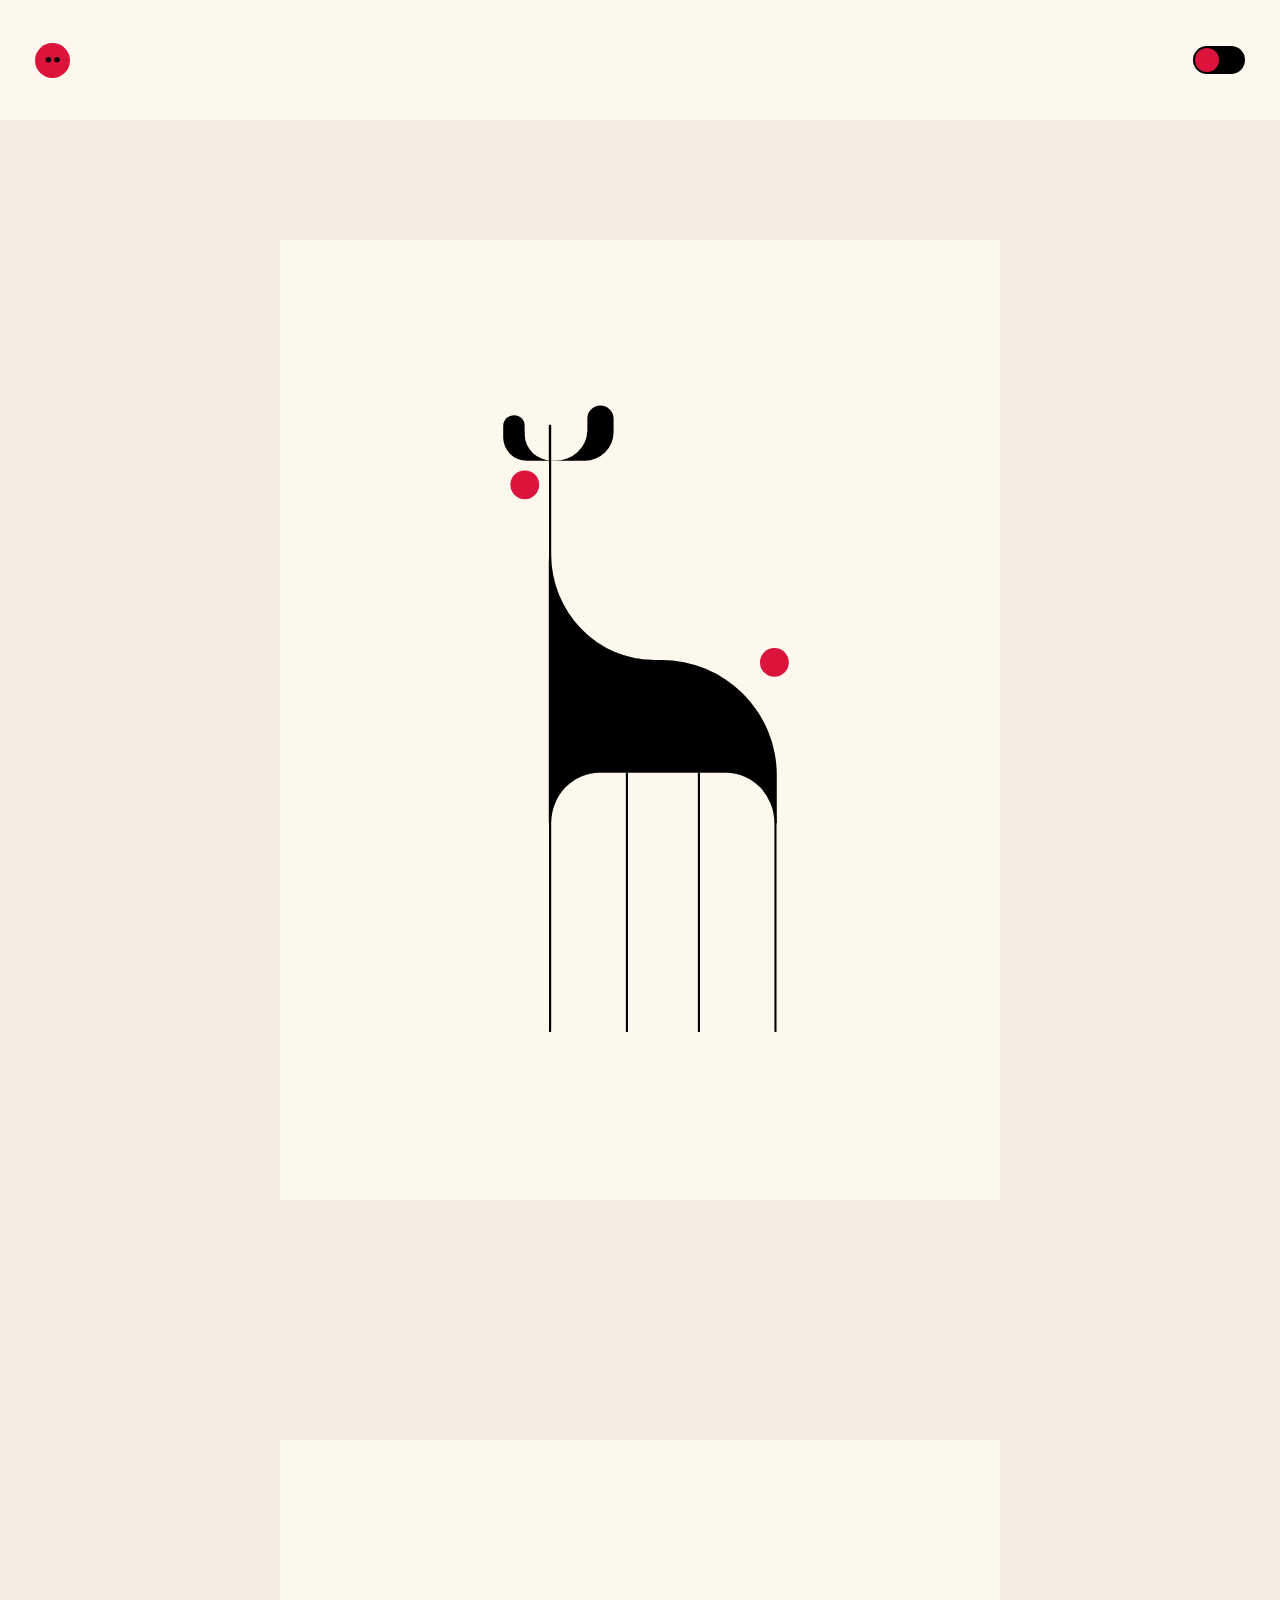
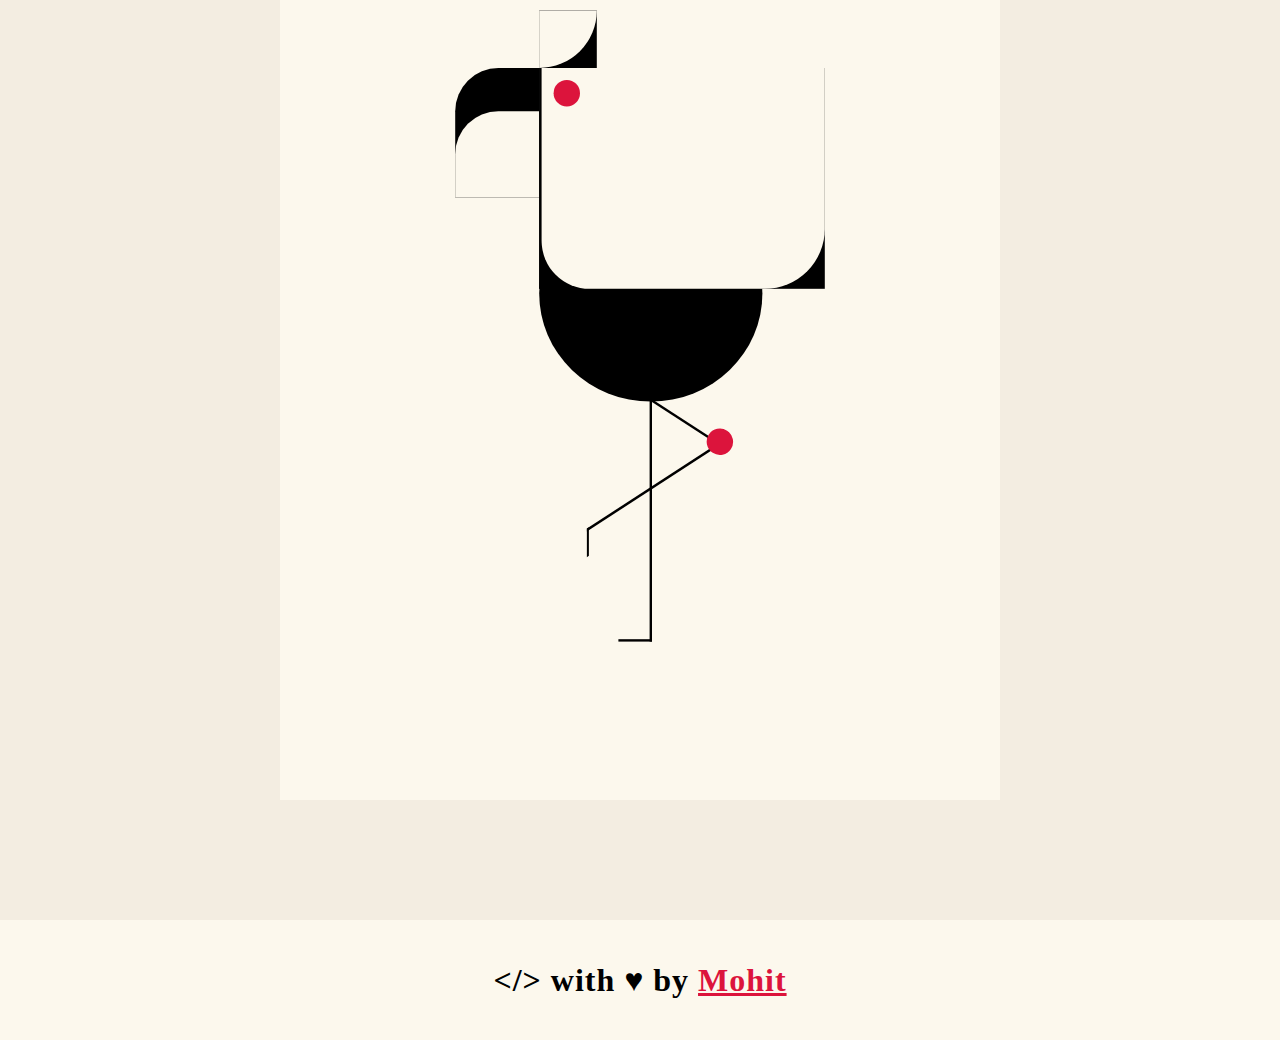
<file: index.html>
<!DOCTYPE html>
<html>
  <head>
    <meta charset="utf-8" />
    <meta name="viewport" content="width=device-width, initial-scale=1" />
    <link rel="stylesheet" href="solo.css">
    <title>pure CSS illustration</title>
  </head>
  <body>
    
    <main class="main">
      
      <header class="header">
        <input type="checkbox" class="checkbox" id="checkbox" />
        <label for="checkbox" class="labelch">
          <div class="ball"></div>
        </label>
        <input class="input" type="checkbox" id="tick" />
        <label class="labelmsg" for="tick"></label>
        <div class="msg">
          <p class="text">I'm <a class="id-link" href="https://www.sololearn.com/Profile/18893921/?ref=app">Mohit</a>, beginner in coding and still learning, If you have any suggestions then please tell me in the comment section, if you like the code, please upvote.
            <br/>
            <br/>
            Inspired by truf creative's work.
            <br/>
            check out more from the author <a class="id-link" href="https://trufcreative.com/work/messymod/">here</a>.
          </p>
      </div>
      </header>
      <div class="box box1">
        <div class="giraffe">
          <div class="nb"></div>
          <div class="horn"></div>
          <div class="horn1"></div>
          <div class="mouth"></div>
          <div class="gbody"></div>
          <div class="tail"></div>
          <div class="legs"></div>
        </div>
      </div>
      <div class="box box2">
        <div class="flamingo">
          <div class="hair"></div>
          <div class="beak"></div>
          <div class="hnt"></div>
          <div class="body"></div>
          <div class="ltlegs"></div>
          <div class="rtlegs"></div>
        </div>
      </div>
      <footer class=" footer">
        &lt;/&gt; with ♥ by <a class="id-link" href="https://www.sololearn.com/Profile/18893921/?ref=app">Mohit</a>
      </footer>
      
    </main>
    
    <script type="text/javascript" charset="utf-8">
      
      const checkbox = document.getElementById('checkbox');
      
      checkbox.addEventListener('change', () => {
        //change the theme of the website
        document.body.classList.toggle('dark');
      });
      
    </script>
    
  </body>
</html>
</file>
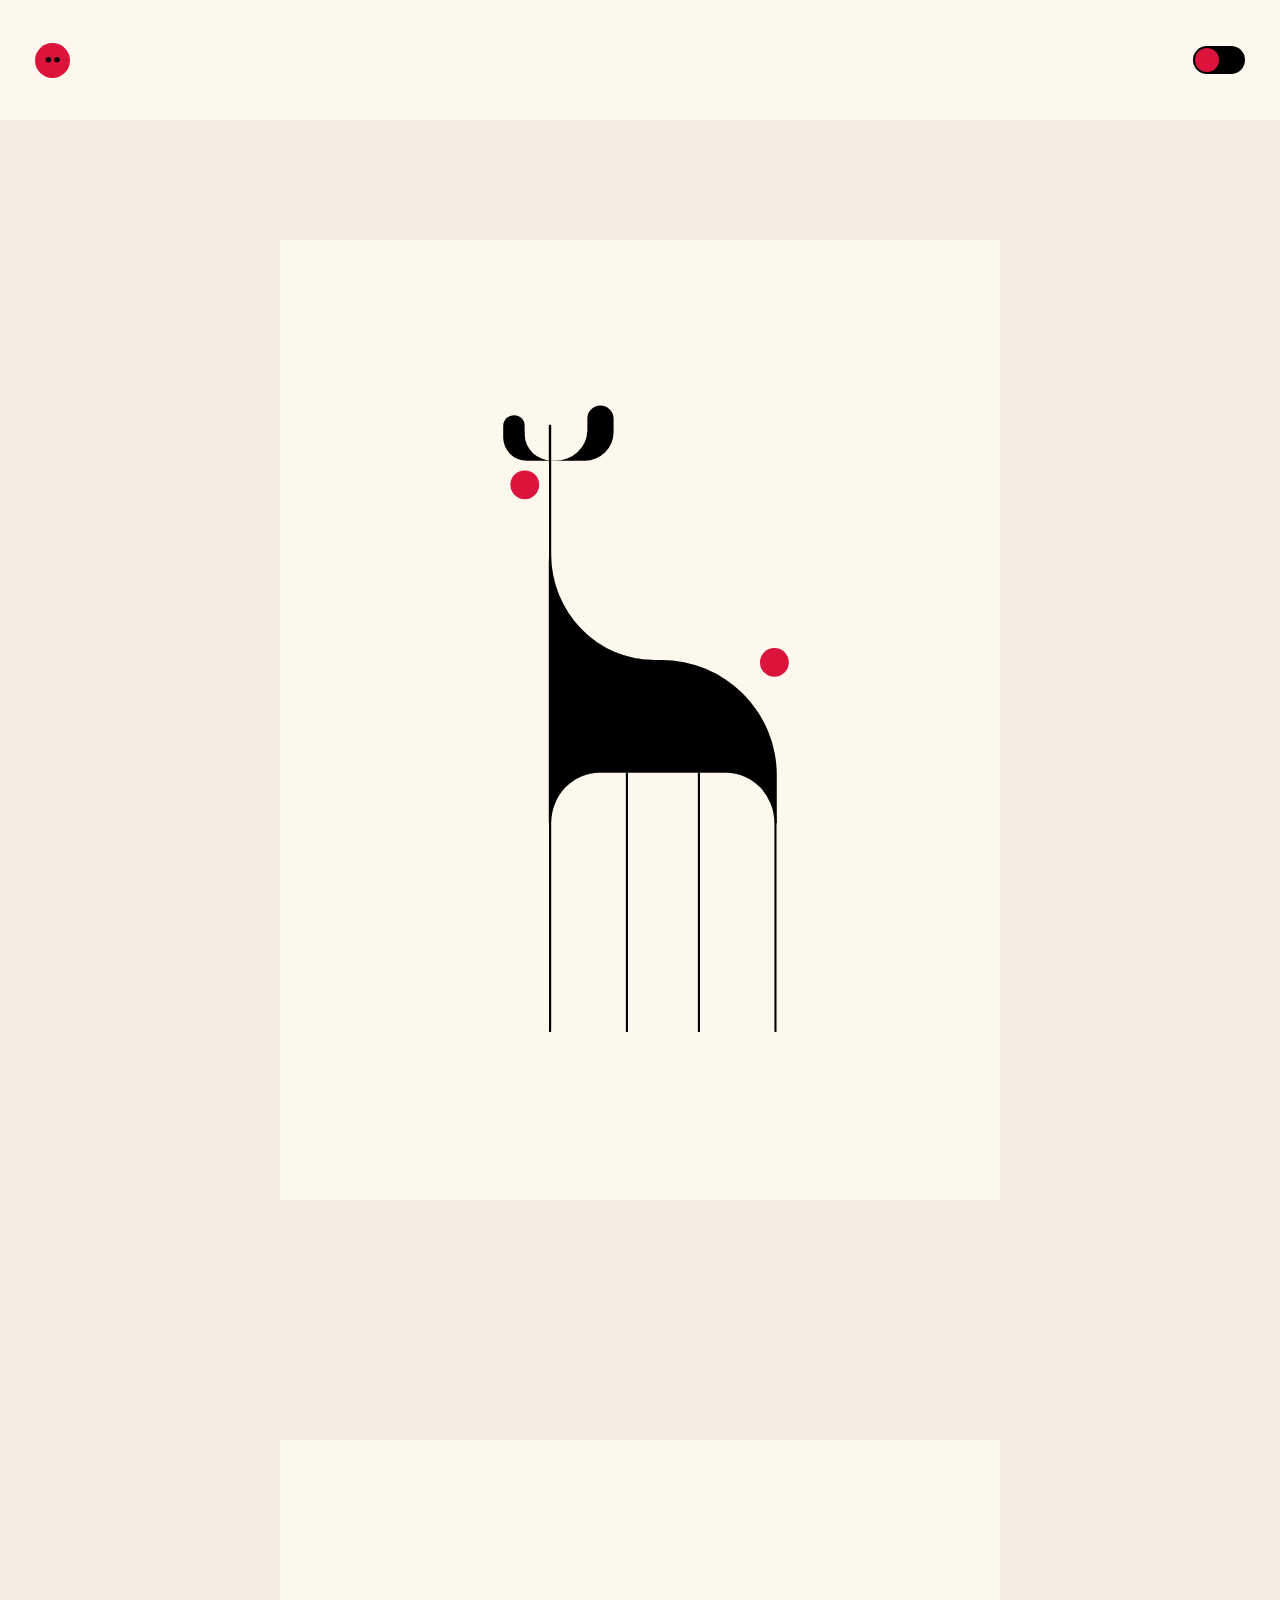
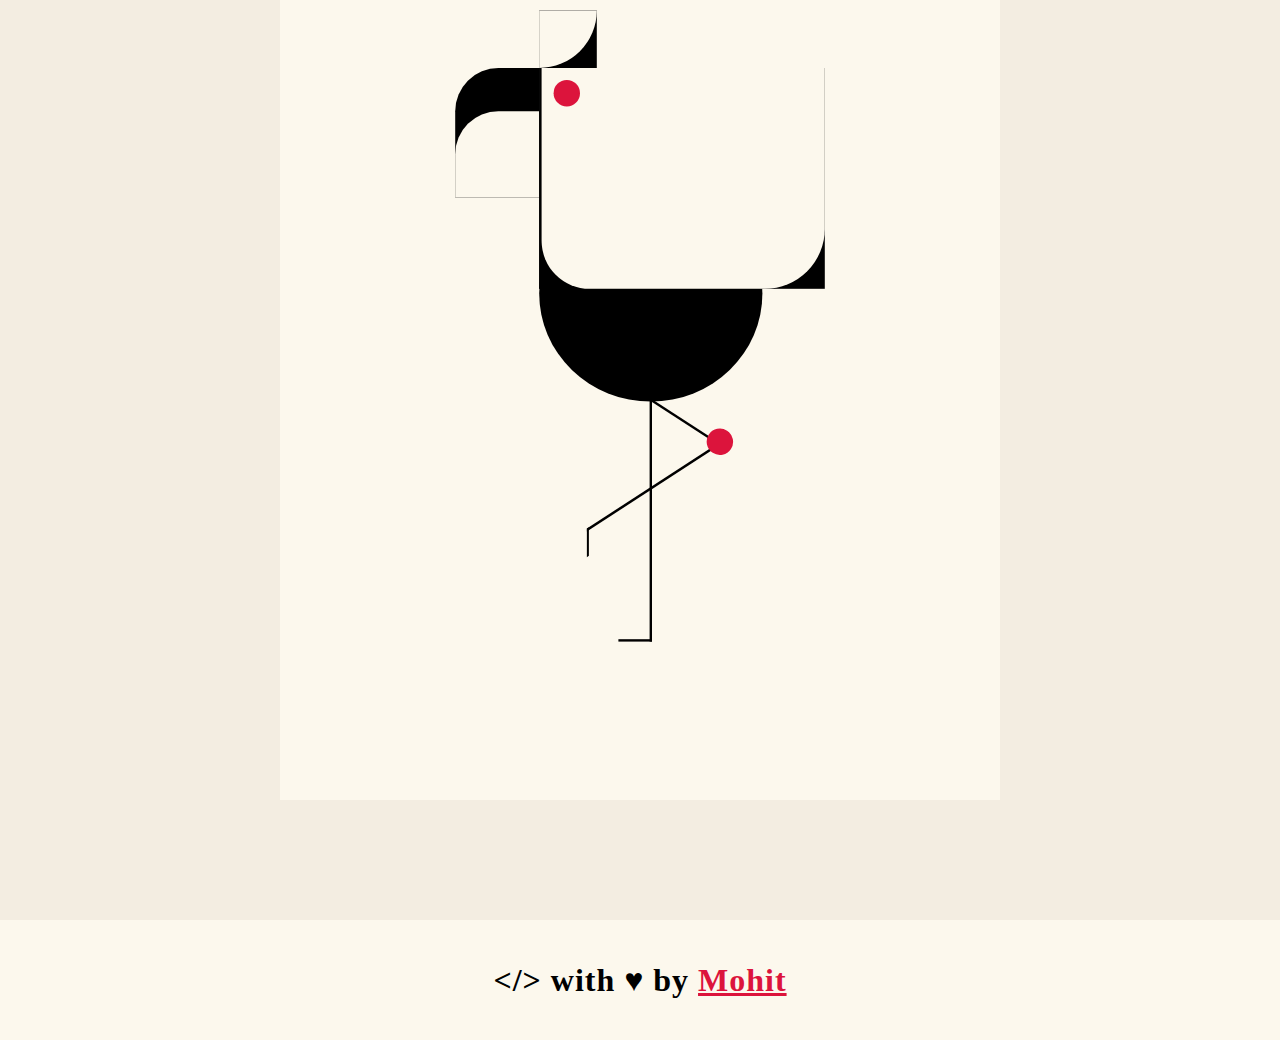
<file: solo.html>
<!DOCTYPE html>
<html>
  <head>
    <meta charset="utf-8" />
    <meta name="viewport" content="width=device-width, initial-scale=1" />
    <link rel="stylesheet" href="solo.css">
    <title>pure CSS illustration</title>
  </head>
  <body>
    
    <main class="main">
      
      <header class="header">
        <input type="checkbox" class="checkbox" id="checkbox" />
        <label for="checkbox" class="labelch">
          <div class="ball"></div>
        </label>
        <input class="input" type="checkbox" id="tick" />
        <label class="labelmsg" for="tick"></label>
        <div class="msg">
          <p class="text">I'm <a class="id-link" href="https://www.sololearn.com/Profile/18893921/?ref=app">Mohit</a>, beginner in coding and still learning, If you have any suggestions then please tell me in the comment section, if you like the code, please upvote.
            <br/>
            <br/>
            Inspired by truf creative's work.
            <br/>
            check out more from the author <a class="id-link" href="https://trufcreative.com/work/messymod/">here</a>.
          </p>
      </div>
      </header>
      <div class="box box1">
        <div class="giraffe">
          <div class="nb"></div>
          <div class="horn"></div>
          <div class="horn1"></div>
          <div class="mouth"></div>
          <div class="gbody"></div>
          <div class="tail"></div>
          <div class="legs"></div>
        </div>
      </div>
      <div class="box box2">
        <div class="flamingo">
          <div class="hair"></div>
          <div class="beak"></div>
          <div class="hnt"></div>
          <div class="body"></div>
          <div class="ltlegs"></div>
          <div class="rtlegs"></div>
        </div>
      </div>
      <footer class=" footer">
        &lt;/&gt; with ♥ by <a class="id-link" href="https://www.sololearn.com/Profile/18893921/?ref=app">Mohit</a>
      </footer>
      
    </main>
    
    <script type="text/javascript" charset="utf-8">
      
      const checkbox = document.getElementById('checkbox');
      
      checkbox.addEventListener('change', () => {
        //change the theme of the website
        document.body.classList.toggle('dark');
      });
      
    </script>
    
  </body>
</html>
</file>
<file: solo.css>
* {
    margin: 0;
    padding: 0;
    box-sizing: border-box;
  }
  
  body {
    --primary: rgb(252,248,237);
    --secondary: rgb(0,0,0);
    --bg: rgb(243,237,225);
    color: snow;
    background: var(--bg);
  }
  body.dark {
    --primary: rgb(0,0,0);
    --secondary: rgb(252,248,237);
    --bg: #242424;
  }
  
  .main {
    width: 100vw;
    height: 100vh;
  }
  
 .header {
    display: flex;
    align-items: center;
    justify-content: center;
    margin-bottom: 30px;
    width: 100%;
    height: 60px;
    color: #000;
    background: var(--primary);
  }
  .header .input {
    position: absolute;
    display: none;
  }
  .header .labelmsg {
    position: absolute;
    display: flex;
    align-items: center;
    justify-content: center;
    left: 35px;
    width: 35px;
    height: 35px;
    background: crimson;
    font-size: 24px;
    border-radius: 50%;
  }
  .header .labelmsg::before {
    content: "••";
  }
  .header .msg {
    position: absolute;
    top: 60px;
    width: 100%;
    height: 200px;
    transform: scale(0.001);
    background: var(--primary);
    transition: transform 0.4s ease;
    transform-origin: left top;
    padding: 24px 30px;
    z-index: 9;
    color: var(--secondary);
    font-weight: bold;
  }
  
  a {
    text-decoration: underline;
    color: rgb(220,20,60);
    font-weight: bold;
    letter-spacing: 1px;
  }
  
  .input:checked ~ .labelmsg::before {
    content: "×";
  }
  .input:checked ~ .msg {
    top: 60px;
    transform: scale(1);
  }
  
  .header .checkbox {
    position: absolute;
    display: none;
  }
  .header .labelch {
    position: absolute;
    right: 35px;
    height: 28px;
    width: 52px;
    background-color: var(--secondary);
    border-radius: 50px;
  }
  .header .labelch .ball {
    position: absolute;
    top: 2px;
    left: 2.2px;
    width: 24px;
    height: 24px;
    border-radius: 50%;
    background-color: crimson;
    transition: all 0.2s linear;
  }
  .checkbox:checked + .labelch .ball {
    transform: translateX(24px);
    background-color: rgb(220,20,60);
  }
  
  .box {
    display: flex;
    flex-direction: column;
    align-items: center;
    justify-content: center;
    width: 100%;
  }
  .box2 {
    margin-top: 30px;
  }
  
  .giraffe {
    position: relative;
    width: 300px;
    height: 400px;
    transform: ;
    background: var(--primary);
  }
  
  .giraffe .nb {
    position: absolute;
    top: 78px;
    left: 112px;
    width: 48px;
    height: 97px;
    background: var(--primary);
    z-index: 1;
    border-left: 0.7px solid var(--secondary);
    border-bottom-left-radius: 44px;
  }
  
  .giraffe .horn1 {
    position: absolute;
    top: 68px;
    left: 102px;
    width: 26px;
    height: 24px;
    background: var(--primary);
    z-index: 1;
    border-bottom-left-radius: 45%;
    border-bottom-right-radius: 52%;
  }
  .giraffe .horn1::before {
    position: absolute;
    content: "";
    top: 9px;
    right: 0px;
    width: 15.3px;
    height: 15px;
    border-left: 0.7px solid var(--secondary);
  }
  
  .giraffe .horn {
    position: absolute;
    top: 80px;
    left: 93px;
    width: 46px;
    height: 12px;
    border-bottom-left-radius: 18px;
    border-bottom-right-radius: 22px;
    background: var(--secondary);
    z-index: 1;
  }
  .giraffe .horn::before {
    position: absolute;
    content: "";
    top: -7px;
    left: 0px;
    width: 9px;
    height: 7px;
    background: var(--secondary);
    border-top-left-radius: 7px;
    border-top-right-radius: 7px;
    
  }
  .giraffe .horn::after {
    position: absolute;
    content: "";
    top: -11px;
    right: 0px;
    width: 11px;
    height: 11px;
    background: var(--secondary);
    border-top-left-radius: 11px;
    border-top-right-radius: 11px;
  }
  
  .giraffe .mouth {
    position: absolute;
    top: 96px;
    left: 96px;
    width: 12px;
    height: 12px;
    border-radius: 100%;
    background: crimson;
  }
  
  .giraffe .gbody {
    position: absolute;
    top: 175px;
    left: 112px;
    width: 47.5px;
    height: 68px;
    background: var(--secondary);
  }
  .giraffe .gbody::before {
     position: absolute;
     content: "";
     bottom: 67.6px;
     left: 0px;
     width: 100%;
     height: 42.4px;
     background: var(--secondary);
   }
  .giraffe .gbody::after {
    position: absolute;
    content: "";
    top: 0px;
    left: 47px;
    width: 48px;
    height: 100%;
    background: var(--secondary);
    border-top-right-radius: 50px;
  }
  
  .giraffe .tail {
    position: absolute;
    top: 170px;
    left: 200px;
    width: 12px;
    height: 12px;
    border-radius: 100%;
    background: crimson;
  }
  
  .giraffe .legs {
    position: absolute;
    bottom: 70px;
    left: 112px;
    width: 95px;
    height: 108px;
    background: var(--primary);
    z-index: 1;
    border-top-right-radius: 21px;
    border-top-left-radius: 21px;
    border-left: 0.7px solid var(--secondary);
    border-right: 0.7px solid var(--secondary);
  }
  .giraffe .legs::before {
    position: absolute;
    content: "";
    left: 0px;
    height: 100%;
    width: 31px;
    background: none;
    border-top-left-radius: 21px;
    border-right: 0.7px solid var(--secondary);
  }
  .giraffe .legs::after {
    position: absolute;
    content: "";
    right: 0px;
    height: 100%;
    width: 31px;
    background: none;
    border-top-right-radius: 21px;
    border-left: 0.7px solid var(--secondary);
  }
  
  .flamingo {
    position: relative;
    width: 300px;
    height: 400px;
    transform: ;
    background: var(--primary);
  }
  
  .flamingo .hair {
    position: absolute;
    top: 71px;
    left: 108px;
    width: 24px;
    height: 24px;
    background: var(--secondary);
  }
  .flamingo .hair::before {
    position: absolute;
    content: "";
    width: 100%;
    height: 100%;
    background: var(--primary);
    border-bottom-right-radius: 100%;
  }
  
  .flamingo .beak {
    position: absolute;
    top: 95px;
    left: 73px;
    width: 35px;
    height: 54px;
    background: var(--secondary);
    border-top-left-radius: 18px;
  }
  .flamingo .beak::before {
    position: absolute;
    content: "";
    top: 18px;
    width: 100%;
    height: 36px;
    background: var(--primary);
    border-top-left-radius: 18px;
  }
  
  .flamingo .hnt {
    position: absolute;
    top: 95px;
    left: 108px;
    width: 119px;
    height: 92px;
    background: var(--secondary);
    border-left: 0.5px solid var(--secondary);
    z-index: 1;
    outline: none;
  }
  .flamingo .hnt::before {
    position: absolute;
    content: "";
    width: 100%;
    height: 100%;
    background: var(--primary);
    border-bottom-left-radius: 20px;
    border-bottom-right-radius: 25px;
  }
  .flamingo .hnt::after {
    position: absolute;
    content: "";
    top: 5px;
    left: 5px;
    width: 11px;
    height: 11px;
    background: crimson;
    border-radius: 50%;
  }
  
  .flamingo .body {
    position: absolute;
    top: 144px;
    left: 108px;
    width: 93px;
    height: 90px;
    background: var(--secondary);
    border-radius: 50%;
  }
  
  .flamingo .ltlegs {
    position: absolute;
    top: 233px;
    left: 141px;
    width: 14px;
    height: 101px;
    background: none;
    border-right: 0.8px solid var(--secondary);
    border-bottom: 0.8px solid var(--secondary);
  }
  
  .flamingo .rtlegs {
    position: absolute;
    top: 221px;
    left: 167px;
    transform: rotate(-57deg);
    width: 9px;
    height: 37px;
    background: none;
    border-left: 0.8px solid var(--secondary);
  }
  .flamingo .rtlegs::before {
    position: absolute;
    content: "";
    top: 20px;
    left: -68px;
    transform: rotate(24deg) skew(-33deg);
    width: 68px;
    height: 9px;
    background: none;
    border-left: 0.8px solid var(--secondary);
    border-top: 0.8px solid var(--secondary);
  }
  .flamingo .rtlegs::after {
    position: absolute;
    content: "";
    top: 29px;
    left: -5px;
    width: 11px;
    height: 11px;
    background: crimson;
    border-radius: 50%;
  }
  
  .footer {
    margin-top: 30px;
    width: 100%;
    height: 60px;
    color: var(--secondary);
    background: var(--primary);
    text-align: center;
    padding: 20px;
    font-weight: bold;
    line-height: 20px;
    letter-spacing: 1px;
  }
  
  @media screen and (min-width: 750px) {
    .main {
      width: 100vw;
      height: 100vh;
    }
    .box {
      width: 100%;
      height: 100vh;
    }
    .box2 {
      margin-top: 0px;
    }
    .giraffe, .flamingo {
      transform: scale(2);
    }
    .header, .footer {
      height: 90px;
    }
    .header {
      margin-bottom: 0px;
    }
    .footer {
      margin-top: 0px;
    }
    .header .label {
      width: 60px;
      height: 60px;
      font-size: 32px;
    }
    
    .header .msg {
      top: 90px;
      height: 220px;
      font-size: 24px;
    }
    .input:checked ~ .msg {
      top: 90px;
    }
    .footer {
      padding: 30px;
      line-height: 30px;
      font-size: 24px;
    }
  }
  
  @media screen and (min-width: 1000px) {
    .main {
      width: 100vw;
      height: 100vh;
    }
    .box {
      width: 100%;
      min-height: 1200px;
    }
    .giraffe, .flamingo {
      transform: scale(2.4);
    }
    .header, .footer {
      height: 120px;
    }
    .header .label {
      width: 80px;
      height: 80px;
      font-size: 40px;
    }
    
    .header .msg {
      top: 120px;
      height: 270px;
      font-size: 30px;
    }
    .input:checked ~ .msg {
      top: 120px;
    }
    .footer {
      padding: 40px;
      line-height: 40px;
      font-size: 32px;
    }
  }
</file>
